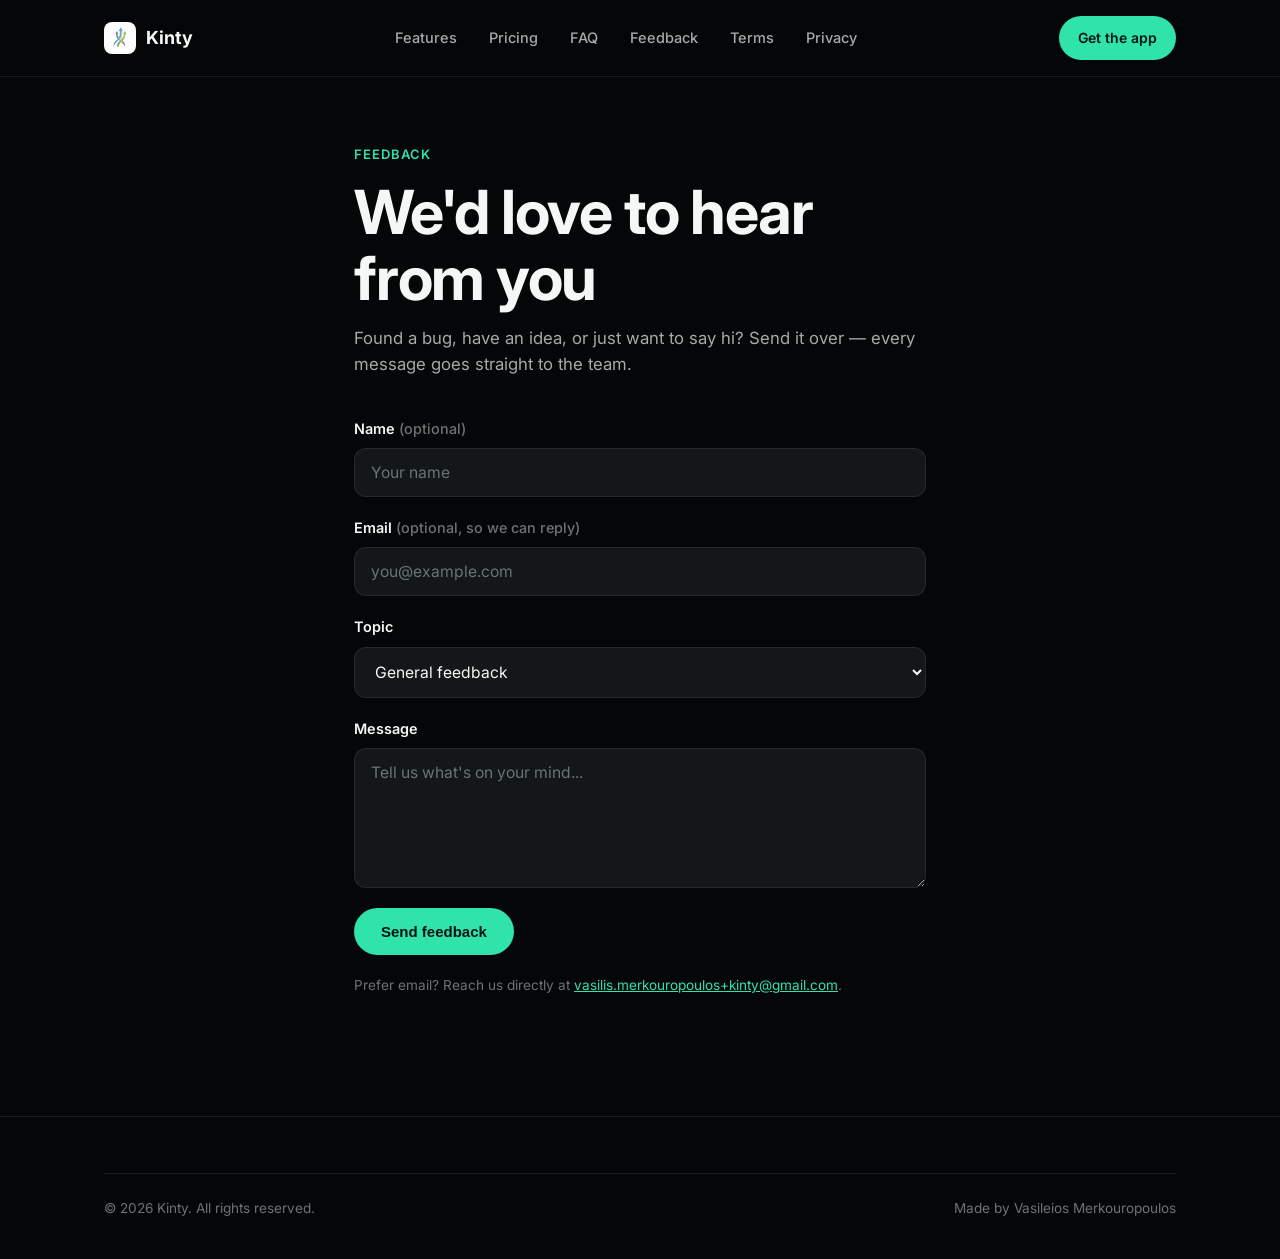
<file: feedback.html>
<!doctype html>
<html lang="en">

<head>
  <meta charset="UTF-8" />
  <meta name="viewport" content="width=device-width, initial-scale=1.0" />
  <title>Feedback — Kinty</title>
  <meta name="description" content="Share feedback, report a bug, or suggest a feature for Kinty." />
  <meta property="og:title" content="Feedback — Kinty" />
  <meta property="og:description" content="Share feedback, report a bug, or suggest a feature for Kinty." />
  <meta property="og:image" content="https://kinty-webpage.onrender.com/assets/icons/og-image.png" />
  <meta property="og:image:width" content="1200" />
  <meta property="og:image:height" content="630" />
  <meta property="og:url" content="https://kinty-webpage.onrender.com/feedback.html" />
  <meta property="og:type" content="website" />
  <meta name="twitter:card" content="summary_large_image" />
  <meta name="twitter:image" content="https://kinty-webpage.onrender.com/assets/icons/og-image.png" />
  <link rel="canonical" href="https://kinty-webpage.onrender.com/feedback.html" />
  <link rel="icon" href="favicon.ico" sizes="any" />
  <link rel="icon" type="image/png" sizes="32x32" href="assets/icons/favicon-32x32.png" />
  <link rel="icon" type="image/png" sizes="16x16" href="assets/icons/favicon-16x16.png" />
  <link rel="apple-touch-icon" href="assets/icons/apple-touch-icon.png" />
  <link rel="stylesheet" href="styles.css" />
  <link rel="preconnect" href="https://fonts.googleapis.com" />
  <link rel="preconnect" href="https://fonts.gstatic.com" crossorigin />
  <link href="https://fonts.googleapis.com/css2?family=Inter:wght@400;500;600;700;800&display=swap" rel="stylesheet" />
</head>

<body>

  <header class="navbar">
    <div class="container">
      <a href="index.html" class="brand">
        <img src="assets/icons/app-icon-512.jpg" alt="Kinty logo" />
        Kinty
      </a>
      <nav class="nav-links">
        <a href="index.html#features">Features</a>
        <a href="index.html#pricing">Pricing</a>
        <a href="index.html#faq">FAQ</a>
        <a href="feedback.html">Feedback</a>
        <a href="terms.html">Terms</a>
        <a href="privacy.html">Privacy</a>
      </nav>
      <div class="nav-actions">
        <a href="https://apps.apple.com/us/app/kinty-contact-reminders/id6756719135"
          class="btn btn-primary btn-small">Get the app</a>
        <button class="nav-toggle" aria-label="Toggle menu" aria-expanded="false">
          <svg width="22" height="22" viewBox="0 0 24 24" fill="none" stroke="currentColor" stroke-width="2"
            stroke-linecap="round">
            <line x1="3" y1="6" x2="21" y2="6" />
            <line x1="3" y1="12" x2="21" y2="12" />
            <line x1="3" y1="18" x2="21" y2="18" />
          </svg>
        </button>
      </div>
    </div>
    <nav class="nav-mobile">
      <a href="index.html#features">Features</a>
      <a href="index.html#pricing">Pricing</a>
      <a href="index.html#faq">FAQ</a>
      <a href="feedback.html">Feedback</a>
      <a href="terms.html">Terms</a>
      <a href="privacy.html">Privacy</a>
    </nav>
  </header>

  <main class="feedback-page">
    <div class="container">
      <div class="section-head">
        <span class="eyebrow">Feedback</span>
        <h1>We'd love to hear from you</h1>
        <p class="text-dim" style="margin-top: 14px; font-size: 1.05rem;">
          Found a bug, have an idea, or just want to say hi? Send it over — every message goes straight to the team.
        </p>
      </div>

      <form class="feedback-form" id="feedback-form" action="https://formspree.io/f/mvzjwqkr" method="POST">
        <div class="form-field">
          <label for="name">Name <span class="optional">(optional)</span></label>
          <input type="text" id="name" name="name" placeholder="Your name" autocomplete="name" />
        </div>
        <div class="form-field">
          <label for="email">Email <span class="optional">(optional, so we can reply)</span></label>
          <input type="email" id="email" name="email" placeholder="you@example.com" autocomplete="email" />
        </div>
        <div class="form-field">
          <label for="topic">Topic</label>
          <select id="topic" name="topic">
            <option value="General feedback">General feedback</option>
            <option value="Bug report">Bug report</option>
            <option value="Feature request">Feature request</option>
            <option value="Other">Other</option>
          </select>
        </div>
        <div class="form-field">
          <label for="message">Message</label>
          <textarea id="message" name="message" placeholder="Tell us what's on your mind..." required></textarea>
        </div>
        <button type="submit" class="btn btn-primary">Send feedback</button>
        <p class="form-note">
          Prefer email? Reach us directly at
          <a class="inline-link" style="color: var(--accent); text-decoration: underline;"
            href="mailto:vasilis.merkouropoulos+kinty@gmail.com">vasilis.merkouropoulos+kinty@gmail.com</a>.
        </p>
        <div class="form-status" id="form-status"></div>
      </form>
    </div>
  </main>

  <footer class="site-footer">
    <div class="container">
      <div class="footer-bottom">
        <span>© 2026 Kinty. All rights reserved.</span>
        <span>Made by Vasileios Merkouropoulos</span>
      </div>
    </div>
  </footer>

  <script src="script.js"></script>
</body>

</html>
</file>
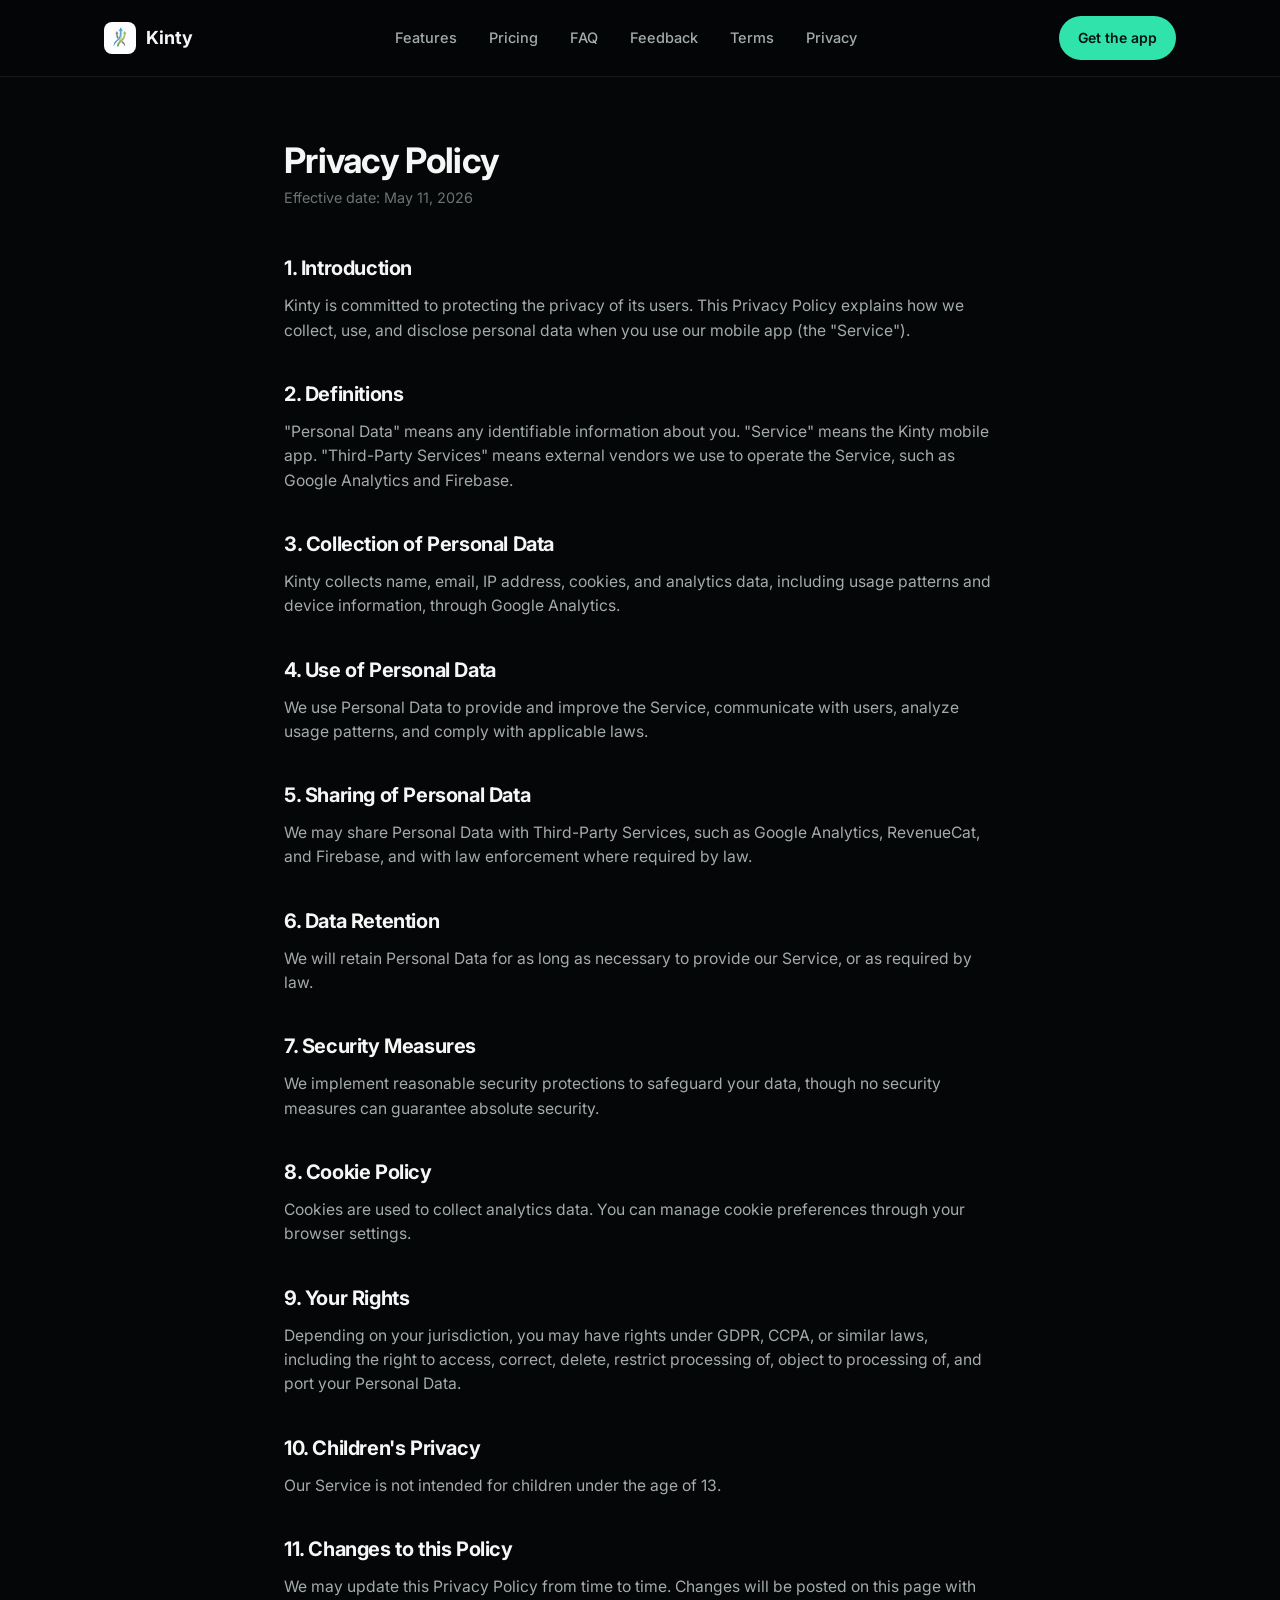
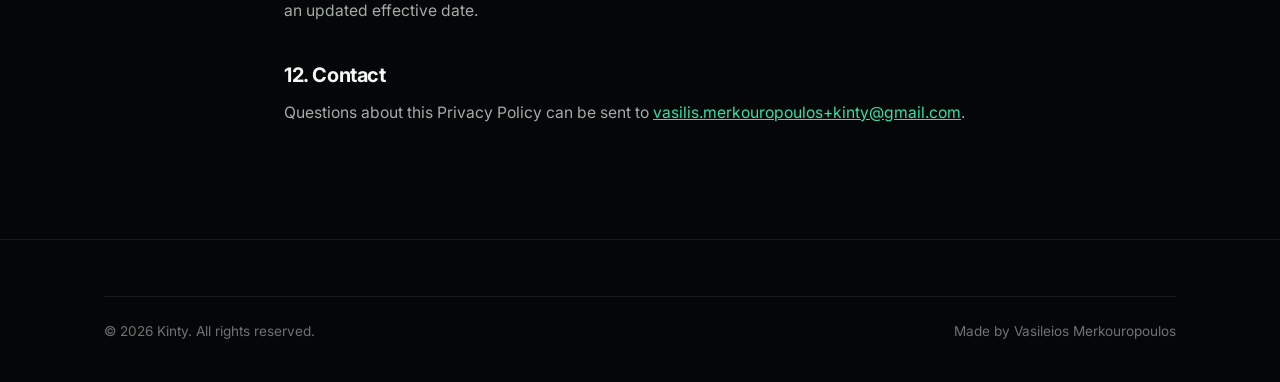
<file: privacy.html>
<!doctype html>
<html lang="en">

<head>
  <meta charset="UTF-8" />
  <meta name="viewport" content="width=device-width, initial-scale=1.0" />
  <title>Privacy Policy — Kinty</title>
  <meta name="description" content="Kinty's privacy policy: what data we collect, how it's used, and your rights." />
  <link rel="icon" href="favicon.ico" sizes="any" />
  <link rel="icon" type="image/png" sizes="32x32" href="assets/icons/favicon-32x32.png" />
  <link rel="icon" type="image/png" sizes="16x16" href="assets/icons/favicon-16x16.png" />
  <link rel="apple-touch-icon" href="assets/icons/apple-touch-icon.png" />
  <link rel="stylesheet" href="styles.css" />
  <link rel="preconnect" href="https://fonts.googleapis.com" />
  <link rel="preconnect" href="https://fonts.gstatic.com" crossorigin />
  <link href="https://fonts.googleapis.com/css2?family=Inter:wght@400;500;600;700;800&display=swap" rel="stylesheet" />
</head>

<body>

  <header class="navbar">
    <div class="container">
      <a href="index.html" class="brand">
        <img src="assets/icons/app-icon-512.jpg" alt="Kinty logo" />
        Kinty
      </a>
      <nav class="nav-links">
        <a href="index.html#features">Features</a>
        <a href="index.html#pricing">Pricing</a>
        <a href="index.html#faq">FAQ</a>
        <a href="feedback.html">Feedback</a>
        <a href="terms.html">Terms</a>
        <a href="privacy.html">Privacy</a>
      </nav>
      <div class="nav-actions">
        <a href="https://apps.apple.com/us/app/kinty-contact-reminders/id6756719135"
          class="btn btn-primary btn-small">Get the app</a>
        <button class="nav-toggle" aria-label="Toggle menu" aria-expanded="false">
          <svg width="22" height="22" viewBox="0 0 24 24" fill="none" stroke="currentColor" stroke-width="2"
            stroke-linecap="round">
            <line x1="3" y1="6" x2="21" y2="6" />
            <line x1="3" y1="12" x2="21" y2="12" />
            <line x1="3" y1="18" x2="21" y2="18" />
          </svg>
        </button>
      </div>
    </div>
    <nav class="nav-mobile">
      <a href="index.html#features">Features</a>
      <a href="index.html#pricing">Pricing</a>
      <a href="index.html#faq">FAQ</a>
      <a href="feedback.html">Feedback</a>
      <a href="terms.html">Terms</a>
      <a href="privacy.html">Privacy</a>
    </nav>
  </header>

  <main class="legal-page">
    <div class="container">
      <h1>Privacy Policy</h1>
      <span class="legal-updated">Effective date: May 11, 2026</span>

      <h2>1. Introduction</h2>
      <p>Kinty is committed to protecting the privacy of its users. This Privacy Policy explains how we collect, use,
        and disclose personal data when you use our mobile app (the "Service").</p>

      <h2>2. Definitions</h2>
      <p>"Personal Data" means any identifiable information about you. "Service" means the Kinty mobile app.
        "Third-Party Services" means external vendors we use to operate the Service, such as Google Analytics and
        Firebase.</p>

      <h2>3. Collection of Personal Data</h2>
      <p>Kinty collects name, email, IP address, cookies, and analytics data, including usage patterns and device
        information, through Google Analytics.</p>

      <h2>4. Use of Personal Data</h2>
      <p>We use Personal Data to provide and improve the Service, communicate with users, analyze usage patterns, and
        comply with applicable laws.</p>

      <h2>5. Sharing of Personal Data</h2>
      <p>We may share Personal Data with Third-Party Services, such as Google Analytics, RevenueCat, and Firebase, and
        with law enforcement where required by law.</p>

      <h2>6. Data Retention</h2>
      <p>We will retain Personal Data for as long as necessary to provide our Service, or as required by law.</p>

      <h2>7. Security Measures</h2>
      <p>We implement reasonable security protections to safeguard your data, though no security measures can guarantee
        absolute security.</p>

      <h2>8. Cookie Policy</h2>
      <p>Cookies are used to collect analytics data. You can manage cookie preferences through your browser settings.
      </p>

      <h2>9. Your Rights</h2>
      <p>Depending on your jurisdiction, you may have rights under GDPR, CCPA, or similar laws, including the right to
        access, correct, delete, restrict processing of, object to processing of, and port your Personal Data.</p>

      <h2>10. Children's Privacy</h2>
      <p>Our Service is not intended for children under the age of 13.</p>

      <h2>11. Changes to this Policy</h2>
      <p>We may update this Privacy Policy from time to time. Changes will be posted on this page with an updated
        effective date.</p>

      <h2>12. Contact</h2>
      <p>Questions about this Privacy Policy can be sent to <a class="inline-link"
          href="mailto:vasilis.merkouropoulos+kinty@gmail.com">vasilis.merkouropoulos+kinty@gmail.com</a>.</p>
    </div>
  </main>

  <footer class="site-footer">
    <div class="container">
      <div class="footer-bottom">
        <span>© 2026 Kinty. All rights reserved.</span>
        <span>Made by Vasileios Merkouropoulos</span>
      </div>
    </div>
  </footer>

  <script src="script.js"></script>
</body>

</html>
</file>
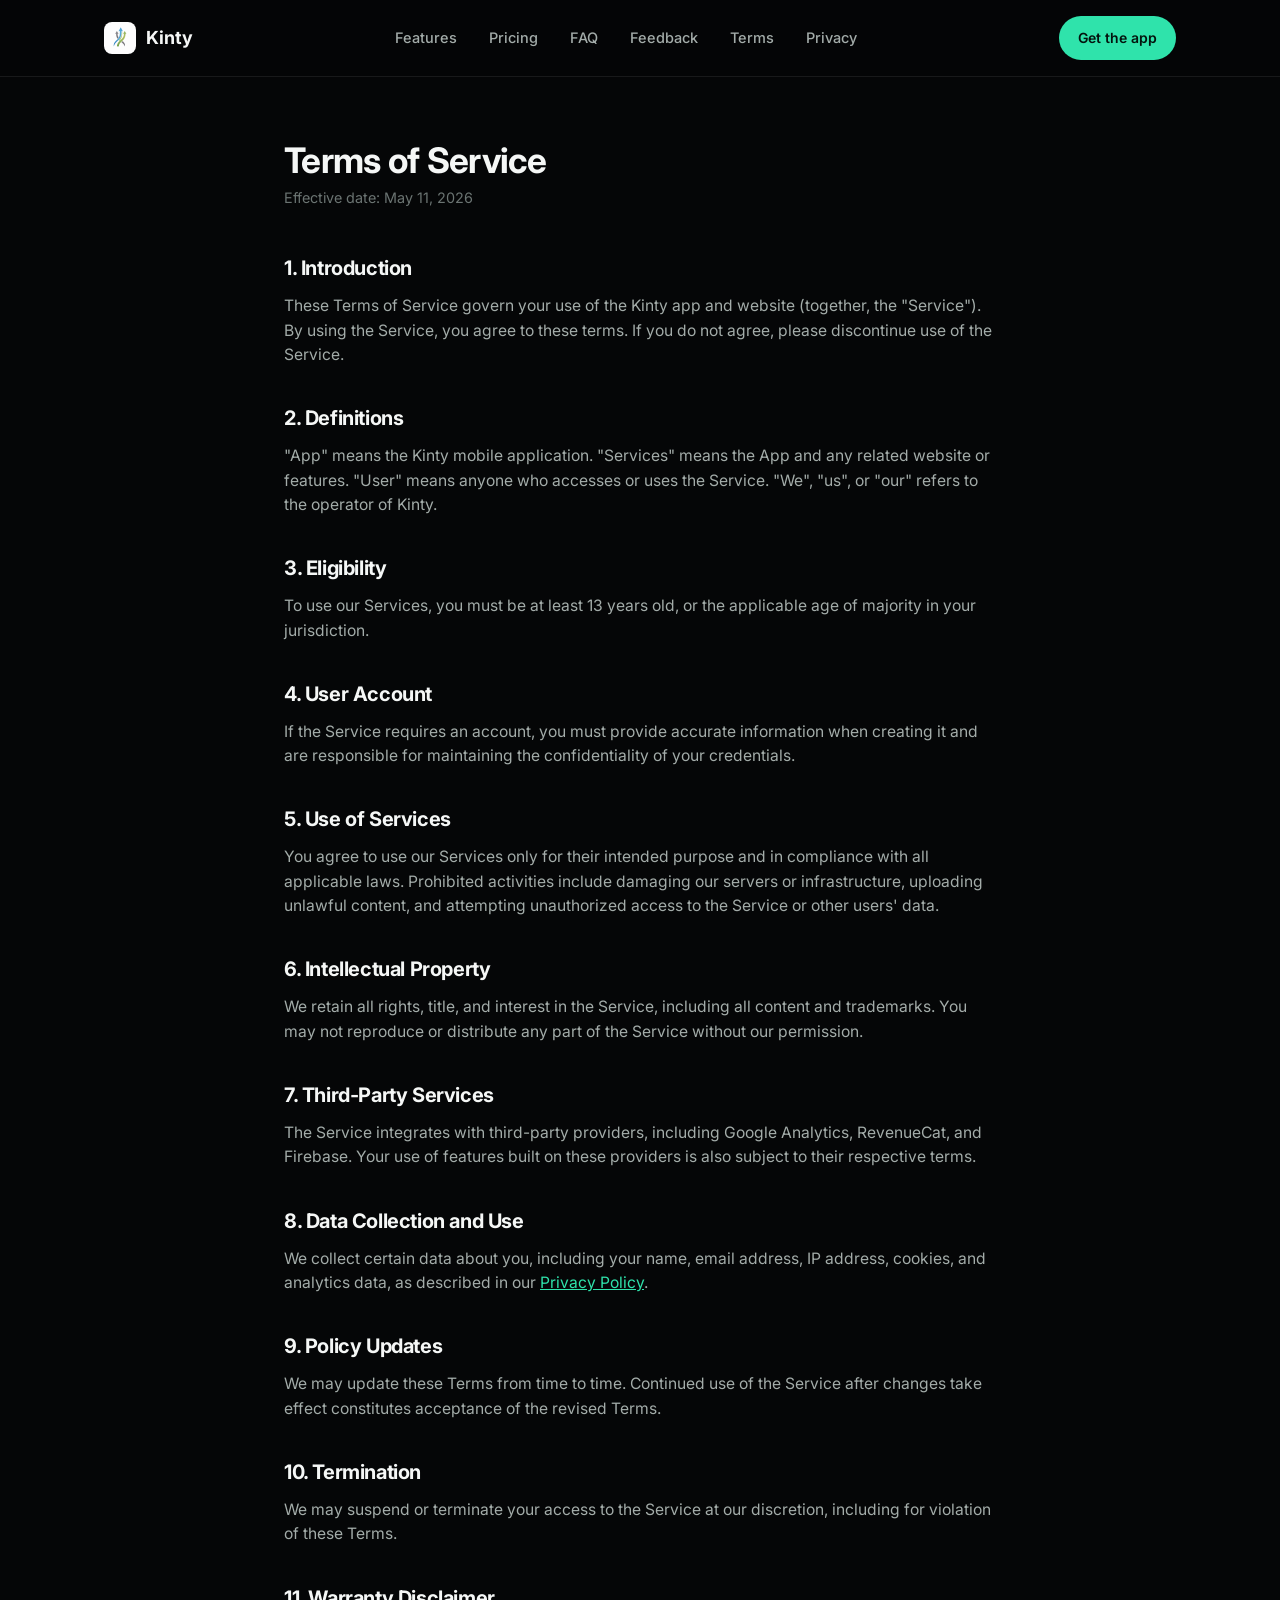
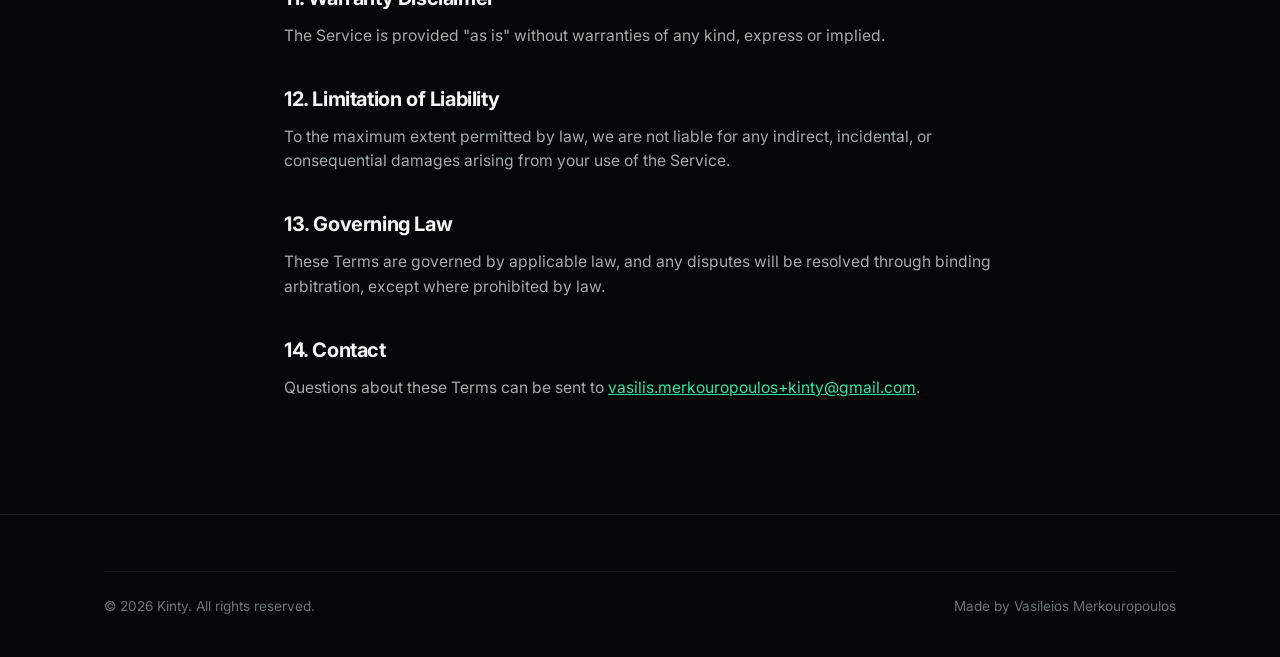
<file: terms.html>
<!doctype html>
<html lang="en">
<head>
  <meta charset="UTF-8" />
  <meta name="viewport" content="width=device-width, initial-scale=1.0" />
  <title>Terms of Service — Kinty</title>
  <meta name="description" content="Kinty's terms of service governing use of the app and website." />
  <link rel="icon" href="favicon.ico" sizes="any" />
  <link rel="icon" type="image/png" sizes="32x32" href="assets/icons/favicon-32x32.png" />
  <link rel="icon" type="image/png" sizes="16x16" href="assets/icons/favicon-16x16.png" />
  <link rel="apple-touch-icon" href="assets/icons/apple-touch-icon.png" />
  <link rel="stylesheet" href="styles.css" />
  <link rel="preconnect" href="https://fonts.googleapis.com" />
  <link rel="preconnect" href="https://fonts.gstatic.com" crossorigin />
  <link href="https://fonts.googleapis.com/css2?family=Inter:wght@400;500;600;700;800&display=swap" rel="stylesheet" />
</head>
<body>

  <header class="navbar">
    <div class="container">
      <a href="index.html" class="brand">
        <img src="assets/icons/app-icon-512.jpg" alt="Kinty logo" />
        Kinty
      </a>
      <nav class="nav-links">
        <a href="index.html#features">Features</a>
        <a href="index.html#pricing">Pricing</a>
        <a href="index.html#faq">FAQ</a>
        <a href="feedback.html">Feedback</a>
        <a href="terms.html">Terms</a>
        <a href="privacy.html">Privacy</a>
      </nav>
      <div class="nav-actions">
        <a href="https://apps.apple.com/us/app/kinty-contact-reminders/id6756719135" class="btn btn-primary btn-small">Get the app</a>
        <button class="nav-toggle" aria-label="Toggle menu" aria-expanded="false">
          <svg width="22" height="22" viewBox="0 0 24 24" fill="none" stroke="currentColor" stroke-width="2" stroke-linecap="round"><line x1="3" y1="6" x2="21" y2="6"/><line x1="3" y1="12" x2="21" y2="12"/><line x1="3" y1="18" x2="21" y2="18"/></svg>
        </button>
      </div>
    </div>
    <nav class="nav-mobile">
      <a href="index.html#features">Features</a>
      <a href="index.html#pricing">Pricing</a>
      <a href="index.html#faq">FAQ</a>
      <a href="feedback.html">Feedback</a>
      <a href="terms.html">Terms</a>
      <a href="privacy.html">Privacy</a>
    </nav>
  </header>

  <main class="legal-page">
    <div class="container">
      <h1>Terms of Service</h1>
      <span class="legal-updated">Effective date: May 11, 2026</span>

      <h2>1. Introduction</h2>
      <p>These Terms of Service govern your use of the Kinty app and website (together, the "Service"). By using the Service, you agree to these terms. If you do not agree, please discontinue use of the Service.</p>

      <h2>2. Definitions</h2>
      <p>"App" means the Kinty mobile application. "Services" means the App and any related website or features. "User" means anyone who accesses or uses the Service. "We", "us", or "our" refers to the operator of Kinty.</p>

      <h2>3. Eligibility</h2>
      <p>To use our Services, you must be at least 13 years old, or the applicable age of majority in your jurisdiction.</p>

      <h2>4. User Account</h2>
      <p>If the Service requires an account, you must provide accurate information when creating it and are responsible for maintaining the confidentiality of your credentials.</p>

      <h2>5. Use of Services</h2>
      <p>You agree to use our Services only for their intended purpose and in compliance with all applicable laws. Prohibited activities include damaging our servers or infrastructure, uploading unlawful content, and attempting unauthorized access to the Service or other users' data.</p>

      <h2>6. Intellectual Property</h2>
      <p>We retain all rights, title, and interest in the Service, including all content and trademarks. You may not reproduce or distribute any part of the Service without our permission.</p>

      <h2>7. Third-Party Services</h2>
      <p>The Service integrates with third-party providers, including Google Analytics, RevenueCat, and Firebase. Your use of features built on these providers is also subject to their respective terms.</p>

      <h2>8. Data Collection and Use</h2>
      <p>We collect certain data about you, including your name, email address, IP address, cookies, and analytics data, as described in our <a class="inline-link" href="privacy.html">Privacy Policy</a>.</p>

      <h2>9. Policy Updates</h2>
      <p>We may update these Terms from time to time. Continued use of the Service after changes take effect constitutes acceptance of the revised Terms.</p>

      <h2>10. Termination</h2>
      <p>We may suspend or terminate your access to the Service at our discretion, including for violation of these Terms.</p>

      <h2>11. Warranty Disclaimer</h2>
      <p>The Service is provided "as is" without warranties of any kind, express or implied.</p>

      <h2>12. Limitation of Liability</h2>
      <p>To the maximum extent permitted by law, we are not liable for any indirect, incidental, or consequential damages arising from your use of the Service.</p>

      <h2>13. Governing Law</h2>
      <p>These Terms are governed by applicable law, and any disputes will be resolved through binding arbitration, except where prohibited by law.</p>

      <h2>14. Contact</h2>
      <p>Questions about these Terms can be sent to <a class="inline-link" href="mailto:vasilis.merkouropoulos+kinty@gmail.com">vasilis.merkouropoulos+kinty@gmail.com</a>.</p>
    </div>
  </main>

  <footer class="site-footer">
    <div class="container">
      <div class="footer-bottom">
        <span>© 2026 Kinty. All rights reserved.</span>
        <span>Made by Vasileios Merkouropoulos</span>
      </div>
    </div>
  </footer>

  <script src="script.js"></script>
</body>
</html>
</file>
<file: styles.css>
/* ===== Design tokens ===== */
:root {
  --bg: #050607;
  --bg-elevated: #0e1112;
  --bg-card: #131717;
  --border: rgba(255, 255, 255, 0.08);
  --border-strong: rgba(255, 255, 255, 0.14);
  --text: #f5f7f6;
  --text-dim: #a3aca9;
  --text-dimmer: #6b7472;
  --accent: #2fe3ab;
  --accent-strong: #1fd39c;
  --accent-soft: rgba(47, 227, 171, 0.12);
  --gradient-warm: linear-gradient(120deg, #f7b733 0%, #e0447a 45%, #8b3fd6 100%);
  --radius-lg: 28px;
  --radius-md: 18px;
  --radius-sm: 12px;
  --container: 1120px;
  --shadow-glow: 0 0 120px rgba(47, 227, 171, 0.15);
}

* {
  box-sizing: border-box;
}

html {
  scroll-behavior: smooth;
}

body {
  margin: 0;
  background: var(--bg);
  color: var(--text);
  font-family: "Inter", -apple-system, BlinkMacSystemFont, "Segoe UI", Roboto,
    Helvetica, Arial, sans-serif;
  font-size: 16px;
  line-height: 1.55;
  -webkit-font-smoothing: antialiased;
}

img {
  max-width: 100%;
  display: block;
}

a {
  color: inherit;
  text-decoration: none;
}

.container {
  max-width: var(--container);
  margin: 0 auto;
  padding: 0 24px;
}

section {
  position: relative;
}

.eyebrow {
  display: inline-flex;
  align-items: center;
  gap: 8px;
  font-size: 13px;
  font-weight: 600;
  letter-spacing: 0.08em;
  text-transform: uppercase;
  color: var(--accent);
  margin: 0 0 16px;
}

h1,
h2,
h3 {
  font-weight: 700;
  letter-spacing: -0.02em;
  margin: 0;
}

h1 {
  font-size: clamp(2.4rem, 5vw, 3.8rem);
  line-height: 1.08;
}

h2 {
  font-size: clamp(1.9rem, 3.4vw, 2.6rem);
  line-height: 1.15;
}

h3 {
  font-size: 1.25rem;
}

p {
  margin: 0;
}

.text-dim {
  color: var(--text-dim);
}

.accent {
  color: var(--accent);
}

/* ===== Buttons ===== */
.btn {
  display: inline-flex;
  align-items: center;
  justify-content: center;
  gap: 10px;
  border-radius: 999px;
  padding: 14px 26px;
  font-weight: 600;
  font-size: 15px;
  border: 1px solid transparent;
  cursor: pointer;
  transition: transform 0.15s ease, background 0.15s ease, border-color 0.15s ease;
  white-space: nowrap;
}

.btn:hover {
  transform: translateY(-1px);
}

.btn-primary {
  background: var(--accent);
  color: #04140e;
}

.btn-primary:hover {
  background: var(--accent-strong);
}

.btn-ghost {
  background: transparent;
  border-color: var(--border-strong);
  color: var(--text);
}

.btn-ghost:hover {
  border-color: var(--accent);
  color: var(--accent);
}

.btn-small {
  padding: 10px 18px;
  font-size: 14px;
}

/* ===== Navbar ===== */
.navbar {
  position: sticky;
  top: 0;
  z-index: 50;
  background: rgba(5, 6, 7, 0.72);
  backdrop-filter: blur(14px);
  border-bottom: 1px solid var(--border);
}

.navbar .container {
  display: flex;
  align-items: center;
  justify-content: space-between;
  height: 76px;
}

.brand {
  display: flex;
  align-items: center;
  gap: 10px;
  font-weight: 700;
  font-size: 18px;
}

.brand img {
  width: 32px;
  height: 32px;
  border-radius: 8px;
}

.nav-links {
  display: flex;
  align-items: center;
  gap: 32px;
  font-size: 14.5px;
  font-weight: 500;
  color: var(--text-dim);
}

.nav-links a:hover {
  color: var(--text);
}

.nav-actions {
  display: flex;
  align-items: center;
  gap: 14px;
}

.nav-toggle {
  display: none;
  background: none;
  border: none;
  color: var(--text);
  cursor: pointer;
  padding: 4px;
}

.nav-mobile {
  display: none;
  flex-direction: column;
  gap: 2px;
  padding: 8px 24px 20px;
  border-top: 1px solid var(--border);
}

.nav-mobile a {
  padding: 12px 4px;
  font-size: 15px;
  font-weight: 500;
  color: var(--text-dim);
  border-bottom: 1px solid var(--border);
}

.navbar.menu-open .nav-mobile {
  display: flex;
}

/* ===== Hero ===== */
.hero {
  padding: 88px 0 60px;
  overflow: hidden;
}

.hero::before {
  content: "";
  position: absolute;
  inset: -200px 0 auto 0;
  height: 600px;
  background: radial-gradient(60% 60% at 50% 0%, var(--accent-soft), transparent 70%);
  pointer-events: none;
  z-index: 0;
}

.hero .container {
  position: relative;
  z-index: 1;
  display: grid;
  grid-template-columns: 1.05fr 0.95fr;
  gap: 48px;
  align-items: center;
}

.hero-copy h1 {
  margin-bottom: 20px;
}

.hero-copy p.lede {
  font-size: 1.15rem;
  color: var(--text-dim);
  max-width: 480px;
  margin-bottom: 32px;
}

.hero-actions {
  display: flex;
  align-items: center;
  gap: 18px;
  flex-wrap: wrap;
  margin-bottom: 28px;
}

.store-badge img {
  height: 52px;
  width: auto;
}

.hero-meta {
  display: flex;
  gap: 22px;
  color: var(--text-dimmer);
  font-size: 13.5px;
}

.hero-meta span {
  display: flex;
  align-items: center;
  gap: 6px;
}

.hero-visual {
  display: flex;
  justify-content: center;
  position: relative;
}

.phone-frame {
  width: 320px;
  max-width: 84vw;
  border-radius: 32px;
  overflow: hidden;
  filter: drop-shadow(0 30px 70px rgba(0, 0, 0, 0.55));
}

.phone-frame img {
  width: 100%;
  height: auto;
  display: block;
}

.phone-frame .placeholder {
  width: 100%;
  height: 100%;
  display: flex;
  align-items: center;
  justify-content: center;
  color: var(--text-dimmer);
  font-size: 13px;
  text-align: center;
  padding: 24px;
  background: linear-gradient(160deg, #0d1211, #050607);
}

/* ===== Logos / problem strip ===== */
.problem {
  padding: 40px 0 96px;
}

.problem-card {
  background: var(--bg-elevated);
  border: 1px solid var(--border);
  border-radius: var(--radius-lg);
  padding: 48px;
  display: grid;
  grid-template-columns: 1fr;
  gap: 32px;
  align-items: center;
}

.problem-card .quote {
  font-size: 1.3rem;
  line-height: 1.4;
  color: var(--text-dim);
}

.problem-card .quote strong {
  color: var(--text);
}

.problem-arrow {
  display: flex;
  align-items: center;
  justify-content: center;
  font-size: 2rem;
  color: var(--accent);
}

/* ===== Feature rows ===== */
.features {
  padding: 40px 0 100px;
}

.section-head {
  text-align: center;
  max-width: 620px;
  margin: 0 auto 72px;
}

.feature-row {
  display: grid;
  grid-template-columns: 1fr 1fr;
  gap: 64px;
  align-items: center;
  margin-bottom: 120px;
}

.feature-row:last-child {
  margin-bottom: 0;
}

.feature-row.reverse .feature-copy {
  order: 2;
}

.feature-row.reverse .feature-visual {
  order: 1;
}

.feature-copy .icon-badge {
  width: 48px;
  height: 48px;
  border-radius: 14px;
  background: var(--accent-soft);
  color: var(--accent);
  display: flex;
  align-items: center;
  justify-content: center;
  margin-bottom: 20px;
  font-size: 22px;
}

.feature-copy h3 {
  margin-bottom: 14px;
  font-size: 1.6rem;
}

.feature-copy p {
  color: var(--text-dim);
  font-size: 1.02rem;
  max-width: 440px;
  margin-bottom: 20px;
}

.feature-copy ul {
  list-style: none;
  margin: 0;
  padding: 0;
  display: flex;
  flex-direction: column;
  gap: 10px;
}

.feature-copy li {
  display: flex;
  gap: 10px;
  color: var(--text-dim);
  font-size: 0.95rem;
}

.feature-copy li::before {
  content: "";
  width: 6px;
  height: 6px;
  border-radius: 50%;
  background: var(--accent);
  margin-top: 8px;
  flex: none;
}

.feature-visual {
  display: flex;
  justify-content: center;
}

.feature-visual .phone-frame {
  width: 260px;
}

/* ===== How it works ===== */
.steps {
  padding: 40px 0 100px;
}

.steps-grid {
  display: grid;
  grid-template-columns: repeat(3, 1fr);
  gap: 28px;
}

.step-card {
  background: var(--bg-card);
  border: 1px solid var(--border);
  border-radius: var(--radius-md);
  padding: 32px 28px;
}

.step-number {
  font-size: 13px;
  font-weight: 700;
  color: var(--accent);
  letter-spacing: 0.06em;
  margin-bottom: 18px;
}

.step-card h3 {
  margin-bottom: 10px;
  font-size: 1.15rem;
}

.step-card p {
  color: var(--text-dim);
  font-size: 0.96rem;
}

/* ===== Pricing ===== */
.pricing {
  padding: 40px 0 100px;
}

.pricing-grid {
  display: grid;
  grid-template-columns: repeat(4, 1fr);
  gap: 20px;
}

.price-card {
  background: var(--bg-card);
  border: 1px solid var(--border);
  border-radius: var(--radius-md);
  padding: 30px 24px;
  display: flex;
  flex-direction: column;
  gap: 6px;
}

.price-card.featured {
  border-color: var(--accent);
  box-shadow: 0 0 0 1px var(--accent), 0 20px 60px rgba(47, 227, 171, 0.12);
  position: relative;
}

.price-card.featured .tag {
  position: absolute;
  top: -13px;
  left: 24px;
  background: var(--accent);
  color: #04140e;
  font-size: 11.5px;
  font-weight: 700;
  padding: 4px 10px;
  border-radius: 999px;
  letter-spacing: 0.03em;
}

.price-name {
  color: var(--text-dim);
  font-size: 0.85rem;
  font-weight: 600;
  text-transform: uppercase;
  letter-spacing: 0.04em;
}

.price-value {
  font-size: 1.9rem;
  font-weight: 700;
  margin: 6px 0 4px;
}

.price-value span {
  font-size: 0.95rem;
  color: var(--text-dim);
  font-weight: 500;
}

.price-desc {
  color: var(--text-dimmer);
  font-size: 0.88rem;
}

/* ===== FAQ ===== */
.faq {
  padding: 40px 0 110px;
}

.faq-list {
  max-width: 760px;
  margin: 0 auto;
  display: flex;
  flex-direction: column;
  gap: 12px;
}

.faq-item {
  background: var(--bg-card);
  border: 1px solid var(--border);
  border-radius: var(--radius-sm);
  overflow: hidden;
}

.faq-question {
  width: 100%;
  text-align: left;
  background: none;
  border: none;
  color: var(--text);
  font-size: 1rem;
  font-weight: 600;
  padding: 20px 24px;
  display: flex;
  align-items: center;
  justify-content: space-between;
  cursor: pointer;
  gap: 16px;
}

.faq-question .plus {
  flex: none;
  font-size: 1.3rem;
  color: var(--accent);
  transition: transform 0.2s ease;
}

.faq-item.open .faq-question .plus {
  transform: rotate(45deg);
}

.faq-answer {
  max-height: 0;
  overflow: hidden;
  transition: max-height 0.25s ease;
}

.faq-answer p {
  padding: 0 24px 20px;
  color: var(--text-dim);
  font-size: 0.95rem;
}

/* ===== Final CTA ===== */
.final-cta {
  padding: 40px 0 120px;
}

.cta-card {
  background: var(--bg-elevated);
  border: 1px solid var(--border);
  border-radius: var(--radius-lg);
  padding: 72px 40px;
  text-align: center;
  position: relative;
  overflow: hidden;
}

.cta-card::before {
  content: "";
  position: absolute;
  inset: 0;
  background: var(--gradient-warm);
  opacity: 0.08;
  pointer-events: none;
}

.cta-card h2 {
  margin-bottom: 16px;
  position: relative;
}

.cta-card p {
  color: var(--text-dim);
  max-width: 440px;
  margin: 0 auto 32px;
  position: relative;
}

.cta-card .hero-actions {
  justify-content: center;
  margin-bottom: 0;
  position: relative;
}

/* ===== Footer ===== */
.site-footer {
  border-top: 1px solid var(--border);
  padding: 56px 0 40px;
}

.footer-top {
  display: flex;
  justify-content: space-between;
  align-items: flex-start;
  gap: 32px;
  flex-wrap: wrap;
  margin-bottom: 40px;
}

.footer-brand .brand {
  margin-bottom: 12px;
}

.footer-brand p {
  color: var(--text-dimmer);
  font-size: 0.9rem;
  max-width: 280px;
}

.footer-links {
  display: flex;
  gap: 64px;
  flex-wrap: wrap;
}

.footer-col h4 {
  font-size: 0.8rem;
  text-transform: uppercase;
  letter-spacing: 0.05em;
  color: var(--text-dimmer);
  margin: 0 0 16px;
}

.footer-col a {
  display: block;
  color: var(--text-dim);
  font-size: 0.92rem;
  margin-bottom: 10px;
}

.footer-col a:hover {
  color: var(--accent);
}

.footer-bottom {
  border-top: 1px solid var(--border);
  padding-top: 24px;
  display: flex;
  justify-content: space-between;
  color: var(--text-dimmer);
  font-size: 0.85rem;
  flex-wrap: wrap;
  gap: 12px;
}

/* ===== Legal pages ===== */
.legal-page {
  padding: 64px 0 100px;
}

.legal-page .container {
  max-width: 760px;
}

.legal-page h1 {
  font-size: 2.2rem;
  margin-bottom: 8px;
}

.legal-updated {
  color: var(--text-dimmer);
  font-size: 0.9rem;
  margin-bottom: 48px;
  display: block;
}

.legal-page h2 {
  font-size: 1.25rem;
  margin: 40px 0 14px;
}

.legal-page p,
.legal-page li {
  color: var(--text-dim);
  font-size: 0.98rem;
  margin-bottom: 14px;
}

.legal-page ul {
  padding-left: 20px;
}

.legal-page a.inline-link {
  color: var(--accent);
  text-decoration: underline;
}

/* ===== Feedback page ===== */
.feedback-page {
  padding: 64px 0 120px;
}

.feedback-page .container {
  max-width: 620px;
}

.feedback-page .section-head {
  text-align: left;
  max-width: none;
  margin: 0 0 40px;
}

.feedback-form {
  display: flex;
  flex-direction: column;
  gap: 20px;
}

.form-field {
  display: flex;
  flex-direction: column;
  gap: 8px;
}

.form-field label {
  font-size: 0.9rem;
  font-weight: 600;
  color: var(--text);
}

.form-field .optional {
  color: var(--text-dimmer);
  font-weight: 500;
}

.form-field input,
.form-field textarea,
.form-field select {
  background: var(--bg-card);
  border: 1px solid var(--border);
  border-radius: var(--radius-sm);
  padding: 14px 16px;
  color: var(--text);
  font-family: inherit;
  font-size: 0.98rem;
  transition: border-color 0.15s ease;
}

.form-field input::placeholder,
.form-field textarea::placeholder {
  color: var(--text-dimmer);
}

.form-field input:focus,
.form-field textarea:focus,
.form-field select:focus {
  outline: none;
  border-color: var(--accent);
}

.form-field textarea {
  resize: vertical;
  min-height: 140px;
}

.feedback-form .btn {
  align-self: flex-start;
}

.form-note {
  color: var(--text-dimmer);
  font-size: 0.85rem;
}

.form-status {
  display: none;
  padding: 14px 18px;
  border-radius: var(--radius-sm);
  font-size: 0.92rem;
}

.form-status.visible {
  display: block;
}

.form-status.success {
  background: var(--accent-soft);
  color: var(--accent);
  border: 1px solid rgba(47, 227, 171, 0.3);
}

.form-status.error {
  background: rgba(224, 68, 122, 0.12);
  color: #f28cae;
  border: 1px solid rgba(224, 68, 122, 0.3);
}

/* ===== Responsive ===== */
@media (max-width: 900px) {
  .hero .container {
    grid-template-columns: 1fr;
    text-align: center;
  }

  .hero-copy p.lede {
    margin-left: auto;
    margin-right: auto;
  }

  .hero-actions,
  .hero-meta {
    justify-content: center;
  }

  .hero-visual {
    order: -1;
  }

  .problem-card {
    grid-template-columns: 1fr;
    text-align: center;
  }

  .problem-arrow {
    transform: rotate(90deg);
  }

  .feature-row,
  .feature-row.reverse {
    grid-template-columns: 1fr;
    text-align: center;
  }

  .feature-row .feature-copy,
  .feature-row.reverse .feature-copy {
    order: 2;
  }

  .feature-row .feature-visual,
  .feature-row.reverse .feature-visual {
    order: 1;
  }

  .feature-copy p {
    margin-left: auto;
    margin-right: auto;
  }

  .feature-copy .icon-badge {
    margin-left: auto;
    margin-right: auto;
  }

  .feature-copy ul {
    max-width: 440px;
    margin-left: auto;
    margin-right: auto;
  }

  .feature-copy li {
    text-align: left;
  }

  .steps-grid {
    grid-template-columns: 1fr;
  }

  .pricing-grid {
    grid-template-columns: 1fr 1fr;
  }
}

@media (max-width: 640px) {
  .nav-links {
    display: none;
  }

  .nav-toggle {
    display: block;
  }

  .pricing-grid {
    grid-template-columns: 1fr;
  }

  .cta-card {
    padding: 48px 24px;
  }

  .footer-top {
    flex-direction: column;
  }
}
</file>
